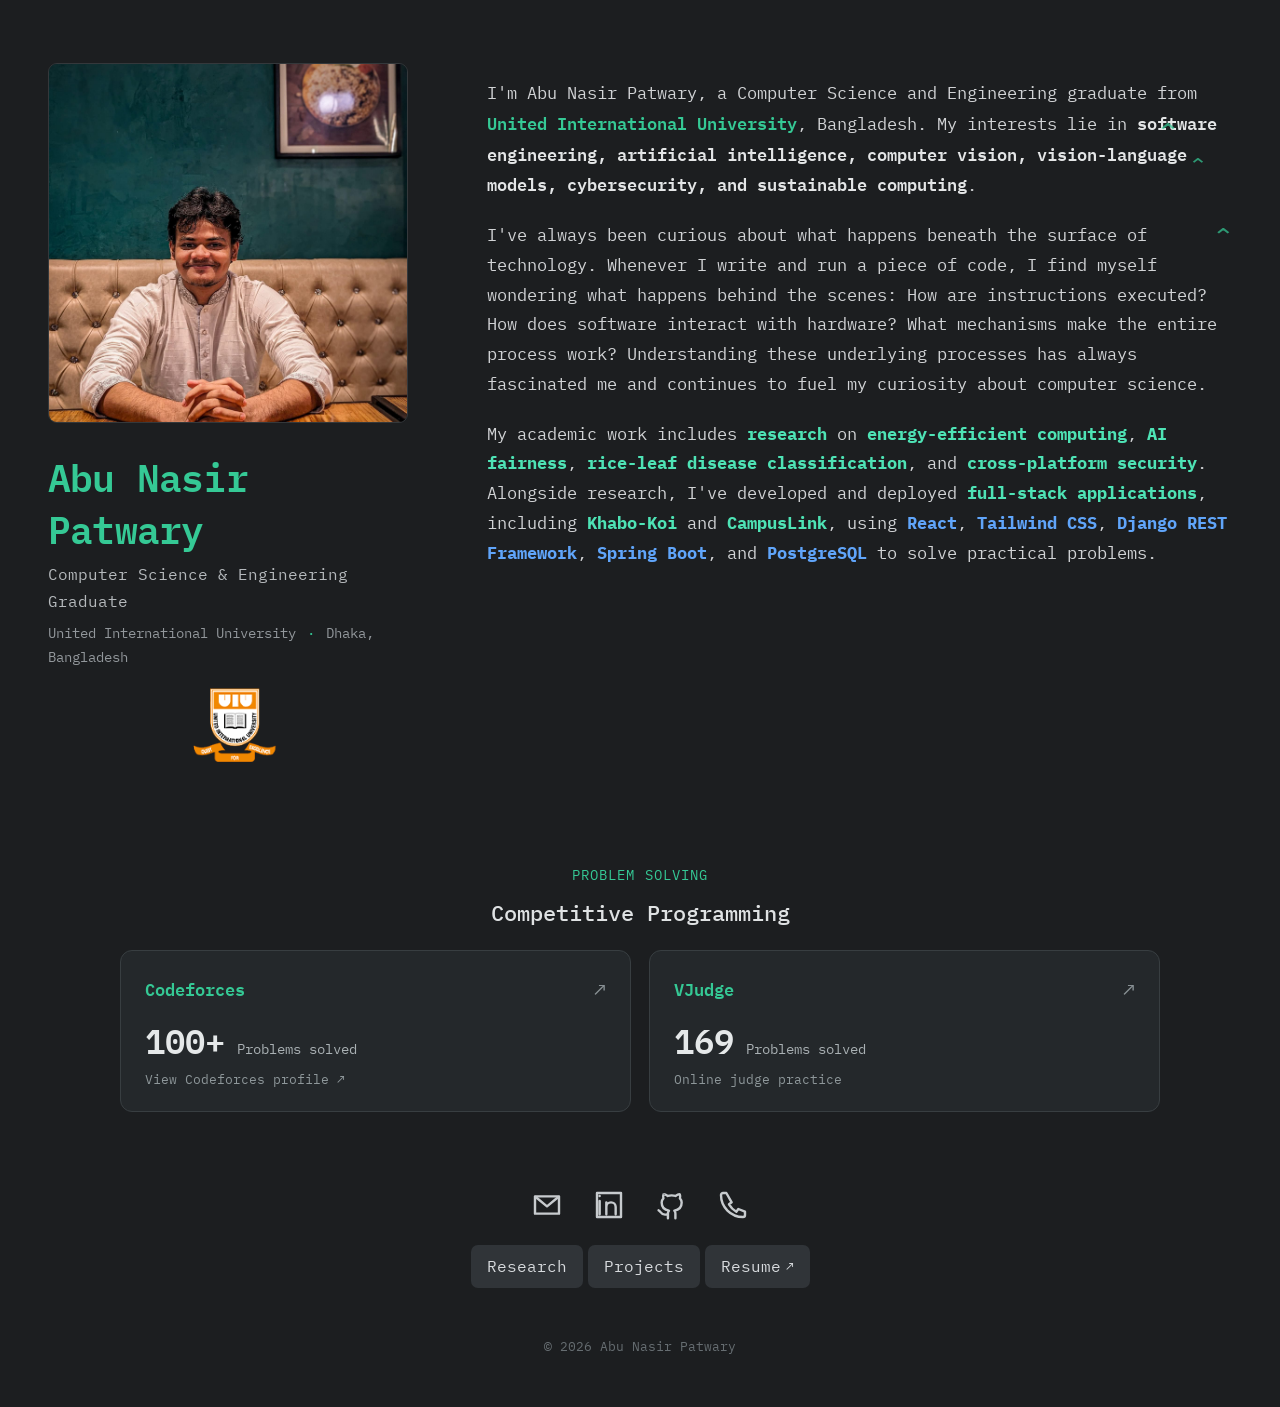
<file: index.html>
<!DOCTYPE html>
<html lang="en">

<head>
  <meta charset="UTF-8">
  <meta name="viewport" content="width=device-width, initial-scale=1.0">
  <meta name="description"
    content="Abu Nasir Patwary — Computer Science and Engineering graduate interested in AI, computer vision, cybersecurity, sustainable computing, and software engineering.">
  <meta name="theme-color" content="#1c1e20">
  <title>Abu Nasir Patwary</title>
  <link rel="preconnect" href="https://fonts.googleapis.com">
  <link rel="preconnect" href="https://fonts.gstatic.com" crossorigin>
  <link href="https://fonts.googleapis.com/css2?family=IBM+Plex+Mono:wght@400;500;600;700&display=swap"
    rel="stylesheet">
  <link rel="stylesheet" href="style.css">
</head>

<body class="home-page">
  <div class="decor decor-one">⌄</div>
  <div class="decor decor-two">⌄</div>
  <div class="decor decor-three">⌄</div>
  <main class="home-shell">

    <section class="hero-grid">

      <!-- Profile Identity -->
      <div class="identity">

        <img src="assets/profile.jpg" alt="Abu Nasir Patwary" class="profile-photo">

        <h1>Abu Nasir Patwary</h1>

        <p class="identity-subtitle">
          Computer Science &amp; Engineering Graduate
        </p>

        <p class="university-mark">
          United International University
          <span>·</span> Dhaka, Bangladesh
        </p>

        <!-- Clickable University Logo -->
        <a href="https://www.uiu.ac.bd/" class="university-logo-link" target="_blank" rel="noopener"
          aria-label="United International University website">

          <img src="assets/UIU_logo.png" alt="United International University" class="university-logo">
        </a>

      </div>

      <!-- Introduction -->
      <div class="introduction">

        <p class="intro-copy">
          I'm Abu Nasir Patwary, a Computer Science and Engineering graduate from
          <a href="https://www.uiu.ac.bd/" target="_blank" rel="noopener">United International University</a>,
          Bangladesh. My interests lie in <strong>software engineering, artificial intelligence, computer vision,
            vision-language models, cybersecurity, and sustainable computing</strong>.
        </p>

        <p class="intro-copy">
          I've always been curious about what happens beneath the surface of technology.
          Whenever I write and run a piece of code, I find myself wondering what happens
          behind the scenes: How are instructions executed? How does software interact
          with hardware? What mechanisms make the entire process work?
          Understanding these underlying processes has always fascinated me and continues
          to fuel my curiosity about computer science.
        </p>

        <p class="intro-copy">
          My academic work includes <strong class="highlight">research</strong> on
          <strong class="highlight">energy-efficient computing</strong>,
          <strong class="highlight">AI fairness</strong>,
          <strong class="highlight">rice-leaf disease classification</strong>, and
          <strong class="highlight">cross-platform security</strong>.
          Alongside research, I've developed and deployed
          <strong class="highlight">full-stack applications</strong>, including
          <strong class="highlight">Khabo-Koi</strong> and
          <strong class="highlight">CampusLink</strong>, using
          <strong class="tech-highlight">React</strong>,
          <strong class="tech-highlight">Tailwind CSS</strong>,
          <strong class="tech-highlight">Django REST Framework</strong>,
          <strong class="tech-highlight">Spring Boot</strong>, and
          <strong class="tech-highlight">PostgreSQL</strong> to solve practical problems.
        </p>

      </div>

    </section>


    <section class="coding-profiles" aria-labelledby="coding-title">
      <div class="coding-heading">
        <span class="section-kicker">Problem Solving</span>
        <h2 id="coding-title">Competitive Programming</h2>
      </div>

      <div class="coding-grid">

        <!-- Codeforces -->
        <a class="coding-card" href="https://codeforces.com/profile/Abu_Nasir_Patwary" target="_blank"
          rel="noopener noreferrer">

          <div class="coding-card-top">
            <span class="coding-platform">Codeforces</span>
            <span class="coding-arrow">↗</span>
          </div>

          <div class="coding-stat">
            <strong>100+</strong>
            <span>Problems solved</span>
          </div>

          <p>View Codeforces profile ↗</p>
        </a>

        <!-- VJudge -->
        <a class="coding-card" href="https://vjudge.net/user/APNasir7" target="_blank" rel="noopener noreferrer">

          <div class="coding-card-top">
            <span class="coding-platform">VJudge</span>
            <span class="coding-arrow">↗</span>
          </div>

          <div class="coding-stat">
            <strong>169</strong>
            <span>Problems solved</span>
          </div>

          <p>Online judge practice</p>
        </a>

      </div>
    </section>

    <section class="home-links" aria-label="Social links and site navigation">
      <div class="social-links">
        <a href="mailto:abunasirpatwary007@gmail.com" aria-label="Email Abu Nasir" title="Email">
          <svg viewBox="0 0 24 24" aria-hidden="true">
            <path d="M3 5.5h18v13H3z" />
            <path d="m3.5 6 8.5 7 8.5-7" />
          </svg>
        </a>
        <a href="https://www.linkedin.com/in/abu-nasir-patwary-4068782ba/" target="_blank" rel="noopener"
          aria-label="LinkedIn" title="LinkedIn">
          <svg viewBox="0 0 24 24" aria-hidden="true">
            <path d="M5 9v10M5 5.2v.1M10 19v-5.5a3.5 3.5 0 0 1 7 0V19M10 10v9M3 3h18v18H3z" />
          </svg>
        </a>
        <a href="https://github.com/AbuNasirPatwary" target="_blank" rel="noopener" aria-label="GitHub" title="GitHub">
          <svg viewBox="0 0 24 24" aria-hidden="true">
            <path
              d="M9 19c-4.5 1.4-4.5-2.5-6.3-3m12.6 6v-3.5a3 3 0 0 0-.8-2.3c2.7-.3 5.5-1.3 5.5-6A4.7 4.7 0 0 0 18.7 7a4.3 4.3 0 0 0-.1-3s-1-.3-3.2 1.2a11 11 0 0 0-5.8 0C7.4 3.7 6.4 4 6.4 4a4.3 4.3 0 0 0-.1 3 4.7 4.7 0 0 0-1.3 3.2c0 4.7 2.8 5.7 5.5 6a3 3 0 0 0-.8 2.3V22" />
          </svg>
        </a>
        <a href="tel:+8801705167229" aria-label="Phone" title="Phone">
          <svg viewBox="0 0 24 24" aria-hidden="true">
            <path
              d="M7 3H4.5A1.5 1.5 0 0 0 3 4.5C3 13.6 10.4 21 19.5 21a1.5 1.5 0 0 0 1.5-1.5V17l-5-2-1.5 2a15 15 0 0 1-5.5-5.5L11 10z" />
          </svg>
        </a>
      </div>

      <nav class="main-nav" aria-label="Main navigation">
        <a class="nav-button" href="research.html">Research</a>
        <a class="nav-button" href="projects.html">Projects</a>
        <a class="nav-button" href="assets/Abu_Nasir_Patwary_CV.pdf" target="_blank" rel="noopener">Resume <span
            class="external-mark">↗</span></a>
      </nav>
    </section>
    <footer class="site-footer">© <span id="year"></span> Abu Nasir Patwary</footer>
  </main>
  <script src="script.js"></script>
</body>

</html>
</file>
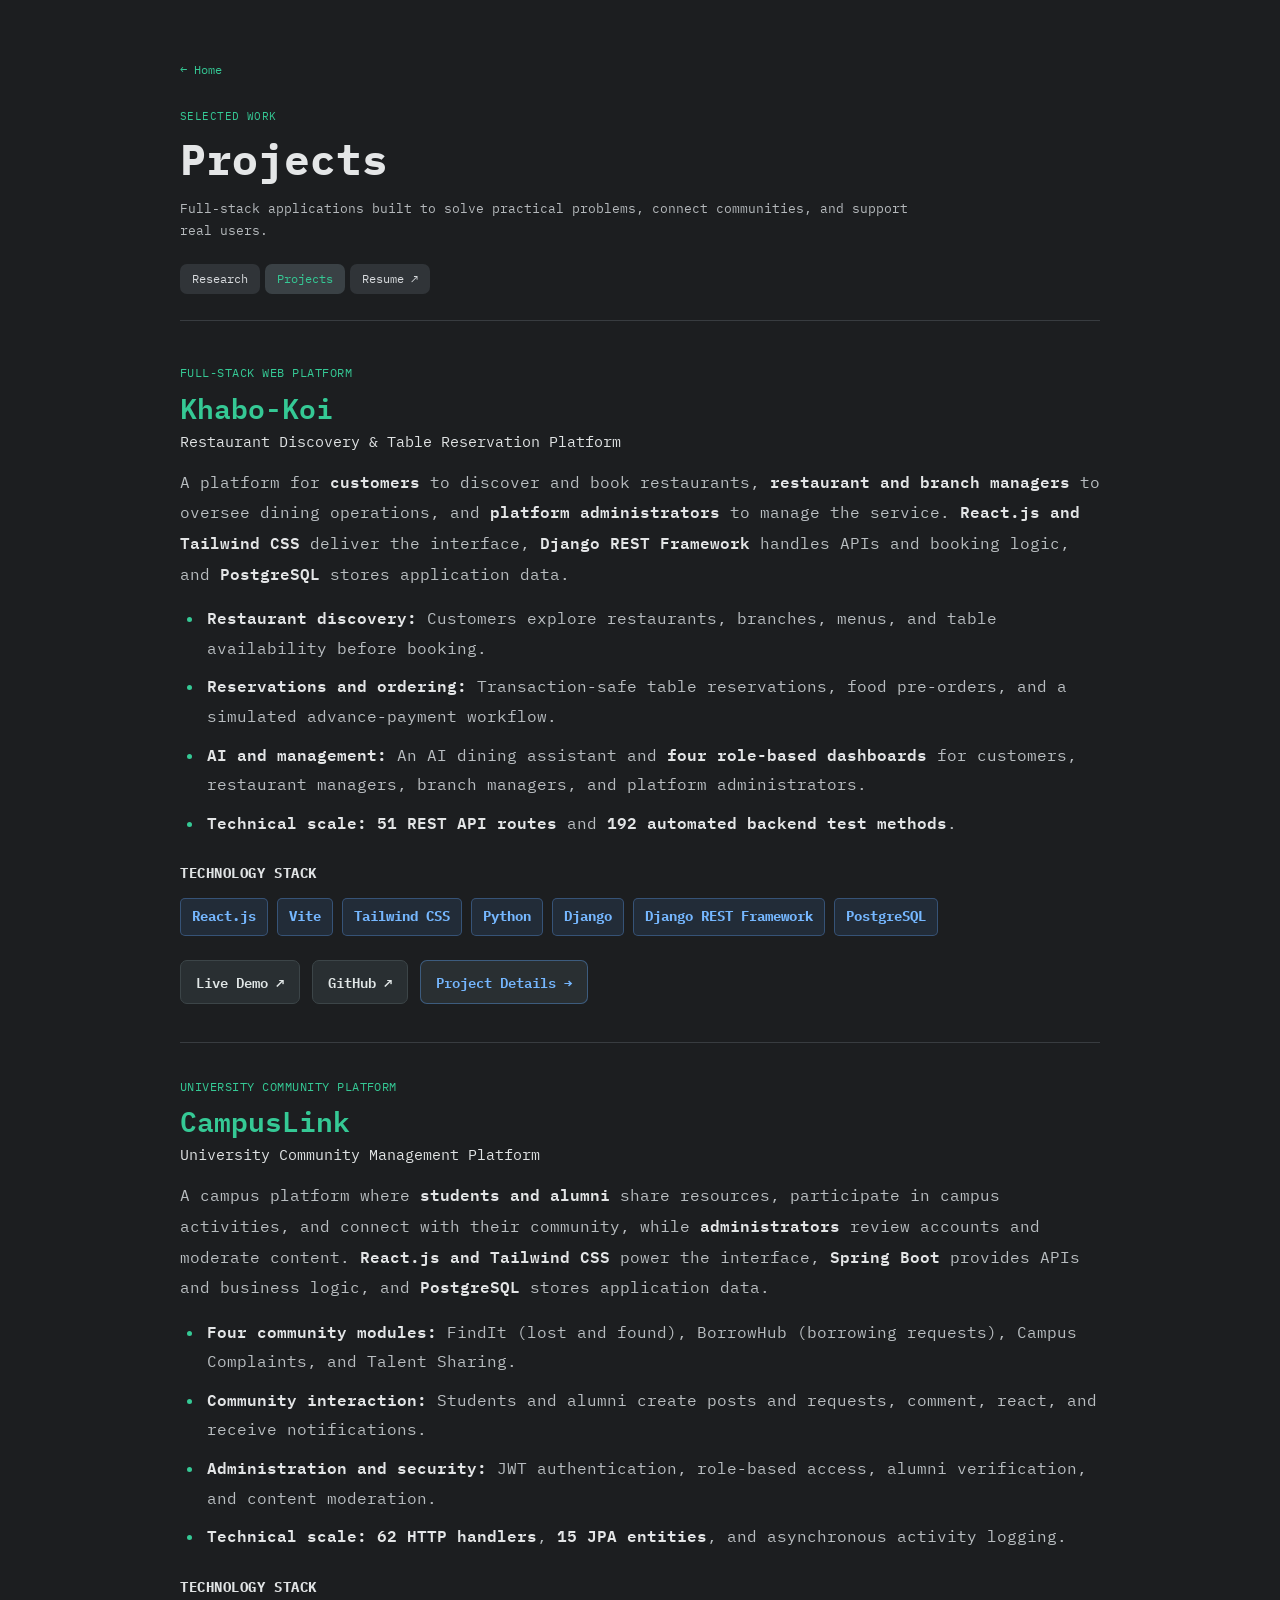
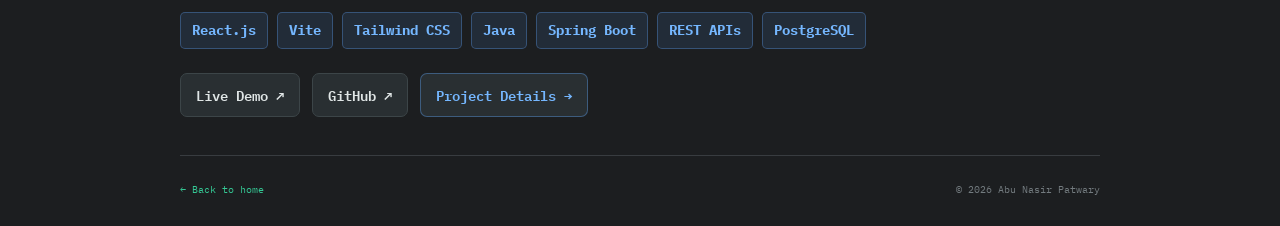
<file: projects.html>
<!DOCTYPE html>
<html lang="en">
<head>
  <meta charset="UTF-8">
  <meta name="viewport" content="width=device-width, initial-scale=1.0">
  <meta name="description" content="Full-stack software projects by Abu Nasir Patwary, including Khabo-Koi and CampusLink.">
  <meta name="theme-color" content="#1c1e20">
  <title>Projects | Abu Nasir Patwary</title>
  <link rel="preconnect" href="https://fonts.googleapis.com">
  <link rel="preconnect" href="https://fonts.gstatic.com" crossorigin>
  <link href="https://fonts.googleapis.com/css2?family=IBM+Plex+Mono:wght@400;500;600;700&display=swap" rel="stylesheet">
  <link rel="stylesheet" href="style.css">
</head>
<body>
  <main class="content-shell">
    <header class="page-header">
      <a class="back-home" href="index.html">← Home</a>
      <span class="page-kicker">Selected work</span>
      <h1>Projects</h1>
      <p class="page-lead">Full-stack applications built to solve practical problems, connect communities, and support real users.</p>
      <nav class="page-nav" aria-label="Main navigation">
        <a href="research.html">Research</a>
        <a href="projects.html" aria-current="page">Projects</a>
        <a href="assets/Abu_Nasir_Patwary_CV.pdf" target="_blank" rel="noopener">Resume ↗</a>
      </nav>
    </header>

    <section class="project-list" aria-label="Featured projects">
      <article class="project-item">
        <div class="project-heading">
          <div>
            <span class="page-kicker">Full-stack web platform</span>
            <h2>Khabo-Koi</h2>
            <p class="project-subtitle">Restaurant Discovery &amp; Table Reservation Platform</p>
          </div>
        </div>
        <p class="item-summary">
          A platform for <strong>customers</strong> to discover and book restaurants, <strong>restaurant and branch managers</strong> to oversee dining operations, and <strong>platform administrators</strong> to manage the service.
          <strong>React.js and Tailwind CSS</strong> deliver the interface, <strong>Django REST Framework</strong> handles APIs and booking logic, and <strong>PostgreSQL</strong> stores application data.
        </p>
        <ul class="feature-list">
          <li><strong>Restaurant discovery:</strong> Customers explore restaurants, branches, menus, and table availability before booking.</li>
          <li><strong>Reservations and ordering:</strong> Transaction-safe table reservations, food pre-orders, and a simulated advance-payment workflow.</li>
          <li><strong>AI and management:</strong> An AI dining assistant and <strong>four role-based dashboards</strong> for customers, restaurant managers, branch managers, and platform administrators.</li>
          <li><strong>Technical scale:</strong> <strong>51 REST API routes</strong> and <strong>192 automated backend test methods</strong>.</li>
        </ul>
        <div class="stack-block">
          <span class="stack-label">Technology stack</span>
          <div class="tag-row" aria-label="Khabo-Koi technologies">
            <span>React.js</span><span>Vite</span><span>Tailwind CSS</span><span>Python</span><span>Django</span><span>Django REST Framework</span><span>PostgreSQL</span>
          </div>
        </div>
        <div class="project-links" aria-label="Khabo-Koi links">
          <a href="https://khabo-koi.vercel.app/" target="_blank" rel="noopener noreferrer">Live Demo ↗</a>
          <a href="https://github.com/AbuNasirPatwary/Khabo-Koi" target="_blank" rel="noopener noreferrer">GitHub ↗</a>
          <a href="khabo-koi-details.html">Project Details →</a>
        </div>
      </article>

      <article class="project-item">
        <div class="project-heading">
          <div>
            <span class="page-kicker">University community platform</span>
            <h2>CampusLink</h2>
            <p class="project-subtitle">University Community Management Platform</p>
          </div>
        </div>
        <p class="item-summary">
          A campus platform where <strong>students and alumni</strong> share resources, participate in campus activities, and connect with their community, while <strong>administrators</strong> review accounts and moderate content.
          <strong>React.js and Tailwind CSS</strong> power the interface, <strong>Spring Boot</strong> provides APIs and business logic, and <strong>PostgreSQL</strong> stores application data.
        </p>
        <ul class="feature-list">
          <li><strong>Four community modules:</strong> FindIt (lost and found), BorrowHub (borrowing requests), Campus Complaints, and Talent Sharing.</li>
          <li><strong>Community interaction:</strong> Students and alumni create posts and requests, comment, react, and receive notifications.</li>
          <li><strong>Administration and security:</strong> JWT authentication, role-based access, alumni verification, and content moderation.</li>
          <li><strong>Technical scale:</strong> <strong>62 HTTP handlers</strong>, <strong>15 JPA entities</strong>, and asynchronous activity logging.</li>
        </ul>
        <div class="stack-block">
          <span class="stack-label">Technology stack</span>
          <div class="tag-row" aria-label="CampusLink technologies">
            <span>React.js</span><span>Vite</span><span>Tailwind CSS</span><span>Java</span><span>Spring Boot</span><span>REST APIs</span><span>PostgreSQL</span>
          </div>
        </div>
        <div class="project-links" aria-label="CampusLink links">
          <a href="https://campus-link-delta-two.vercel.app/" target="_blank" rel="noopener noreferrer">Live Demo ↗</a>
          <a href="https://github.com/AbuNasirPatwary/CampusLink" target="_blank" rel="noopener noreferrer">GitHub ↗</a>
          <a href="campuslink-details.html">Project Details →</a>
        </div>
      </article>
    </section>

    <footer class="content-footer">
      <a href="index.html">← Back to home</a>
      <span>© <span id="year"></span> Abu Nasir Patwary</span>
    </footer>
  </main>
  <script src="script.js"></script>
</body>
</html>
</file>
<file: style.css>
@import url('https://fonts.googleapis.com/css2?family=IBM+Plex+Mono:wght@400;500;600;700&display=swap');

:root {
  --bg: #1c1e20;
  --panel: #24272a;
  --panel-hover: #2d3135;
  --text: #d1d3d5;
  --muted: #92979b;
  --soft: #b5b9bc;
  --accent: #35c995;
  --line: #383c40;
  --font: "IBM Plex Mono", "SFMono-Regular", Consolas, "Liberation Mono", monospace;
}

* {
  box-sizing: border-box;
}

html {
  scroll-behavior: smooth;
}

body {
  margin: 0;
  background: var(--bg);
  color: var(--text);
  font-family: var(--font);
  font-size: 14px;
  line-height: 1.7;
}

a {
  color: inherit;
  text-decoration: none;
}

a:hover {
  color: var(--accent);
}

strong {
  color: #e3e5e6;
  font-weight: 600;
}

.home-page {
  min-height: 100vh;
  overflow-x: hidden;
  position: relative;
}

.decor {
  position: absolute;
  color: var(--accent);
  opacity: .72;
  font-size: 25px;
  line-height: 1;
  transform: rotate(180deg) scaleX(1.25);
  pointer-events: none;
}

.decor-one {
  top: 8.5%;
  right: 8%;
}

.decor-two {
  top: 11%;
  right: 5.8%;
  font-size: 19px;
}

.decor-three {
  top: 16%;
  right: 3.7%;
  font-size: 22px;
}

.home-shell {
  width: min(1120px, calc(100% - 56px));
  min-height: 100vh;
  margin: 0 auto;
  padding: 10vh 0 24px;
  display: flex;
  flex-direction: column;
  justify-content: center;
}

.hero-grid {
  display: grid;
  grid-template-columns: 260px minmax(0, 1fr);
  gap: 42px;
  align-items: start;
}

.profile-photo {
  display: block;
  width: 256px;
  height: 256px;
  object-fit: cover;
  object-position: 50% 58%;
  border-radius: 9px;
  border: 1px solid #34383b;
}

.identity h1 {
  margin: 22px 0 2px;
  color: var(--accent);
  font-size: clamp(23px, 2.1vw, 29px);
  line-height: 1.35;
  font-weight: 600;
  letter-spacing: -.8px;
}

.identity-subtitle {
  margin: 4px 0 0;
  color: var(--soft);
  font-size: 12px;
}

.university-mark {
  margin: 7px 0 0;
  color: var(--muted);
  font-size: 11px;
}

.university-mark span {
  color: var(--accent);
  padding: 0 3px;
}

.introduction {
  padding-top: 12px;
}

.intro-copy {
  margin: 0 0 12px;
  color: var(--text);
  font-size: 13px;
  line-height: 1.72;
}

.intro-copy a {
  color: var(--accent);
  font-weight: 600;
}

.wave {
  margin-right: 5px;
}

.side-note {
  width: min(470px, 90%);
  margin: 46px 0 0 auto;
  color: #858a8e;
  font-size: 10px;
  font-style: italic;
  line-height: 1.7;
  text-align: right;
}

.side-note p {
  margin: 0;
}

.home-links {
  margin-top: 76px;
  display: flex;
  flex-direction: column;
  align-items: center;
  gap: 17px;
}

.social-links {
  display: flex;
  align-items: center;
  justify-content: center;
  gap: 21px;
}

.social-links a {
  display: inline-flex;
  color: #c7cbce;
  transition: color .2s, transform .2s;
}

.social-links a:hover {
  color: var(--accent);
  transform: translateY(-2px);
}

.social-links svg {
  width: 23px;
  height: 23px;
  fill: none;
  stroke: currentColor;
  stroke-width: 1.8;
  stroke-linecap: round;
  stroke-linejoin: round;
}

.main-nav,
.page-nav {
  display: flex;
  justify-content: center;
  flex-wrap: wrap;
  gap: 5px;
}

.nav-button,
.page-nav a {
  display: inline-flex;
  align-items: center;
  gap: 5px;
  background: #303438;
  color: #d7dadd;
  padding: 5px 12px;
  border-radius: 7px;
  font-size: 12px;
  transition: background .2s, color .2s;
}

.nav-button:hover,
.page-nav a:hover,
.page-nav a[aria-current="page"] {
  background: #3a4145;
  color: var(--accent);
}

.external-mark {
  font-size: 13px;
}

.site-footer {
  margin-top: 38px;
  text-align: center;
  color: #666d71;
  font-size: 10px;
}

.content-shell {
  width: min(920px, calc(100% - 48px));
  margin: 0 auto;
  padding: 58px 0 28px;
}

.page-header {
  border-bottom: 1px solid var(--line);
  padding-bottom: 26px;
}

.back-home {
  color: var(--accent);
  font-size: 12px;
  display: inline-block;
  margin-bottom: 27px;
}

.page-kicker {
  display: block;
  color: var(--accent);
  font-size: 11px;
  letter-spacing: .04em;
  text-transform: uppercase;
}

.page-header h1 {
  color: #e4e6e7;
  font-size: clamp(29px, 5vw, 43px);
  line-height: 1.2;
  margin: 8px 0 12px;
}

.page-lead {
  max-width: 760px;
  margin: 0 0 22px;
  color: var(--soft);
  font-size: 13px;
}

.page-nav {
  justify-content: flex-start;
  margin-top: 20px;
}

.research-list,
.project-list {
  padding-top: 8px;
}

.research-item,
.project-item {
  padding: 25px 0 27px;
  border-bottom: 1px solid var(--line);
}

.item-meta {
  display: flex;
  align-items: center;
  flex-wrap: wrap;
  gap: 12px;
  color: var(--muted);
  font-size: 10px;
  margin-bottom: 10px;
}

.status {
  display: inline-block;
  padding: 3px 8px;
  border-radius: 4px;
  font-size: 10px;
}

.status.submitted {
  color: #80dcb9;
  background: rgba(53, 201, 149, .12);
}

.status.preparation {
  color: #d5c18a;
  background: rgba(213, 193, 138, .10);
}

.research-item h2,
.project-item h2 {
  color: #e0e3e4;
  font-size: 16px;
  line-height: 1.55;
  margin: 0 0 10px;
  font-weight: 600;
}

.item-summary {
  color: #b9bec1;
  font-size: 12px;
  line-height: 1.8;
  margin: 0 0 9px;
}

.item-note {
  color: #92999d;
  font-size: 11px;
  font-style: italic;
  margin: 7px 0 0;
}

.tag-row {
  display: flex;
  flex-wrap: wrap;
  gap: 6px;
  margin-top: 13px;
}

.tag-row span {
  color: #aeb6b8;
  background: #292d30;
  border: 1px solid #383e41;
  border-radius: 4px;
  padding: 3px 7px;
  font-size: 10px;
}

.project-heading {
  display: flex;
  align-items: flex-start;
  justify-content: space-between;
  gap: 18px;
}

.project-heading h2 {
  font-size: 23px;
  color: var(--accent);
  margin: 4px 0 0;
}

.project-subtitle {
  color: #e0e3e4;
  margin: 1px 0 10px;
  font-size: 12px;
}

.project-index {
  color: #555e62;
  font-size: 29px;
  font-weight: 600;
}

.feature-list {
  padding-left: 19px;
  margin: 9px 0 0;
  color: #b9bec1;
  font-size: 12px;
  line-height: 1.8;
}

.feature-list li {
  padding-left: 3px;
  margin: 5px 0;
}

.feature-list li::marker {
  color: var(--accent);
}

.stack-block {
  margin-top: 17px;
}

.stack-label {
  color: var(--muted);
  font-size: 10px;
  text-transform: uppercase;
  letter-spacing: .04em;
}

.content-footer {
  display: flex;
  align-items: center;
  justify-content: space-between;
  gap: 16px;
  padding-top: 25px;
  color: #737b7f;
  font-size: 10px;
}

.content-footer a {
  color: var(--accent);
}

@media (max-width: 720px) {
  .home-shell {
    width: min(520px, calc(100% - 38px));
    padding: 48px 0 22px;
  }

  .hero-grid {
    grid-template-columns: 1fr;
    gap: 27px;
  }

  .identity {
    display: grid;
    grid-template-columns: 112px 1fr;
    column-gap: 18px;
    align-items: end;
  }

  .profile-photo {
    width: 112px;
    height: 132px;
    grid-row: span 3;
  }

  .identity h1 {
    margin: 0 0 3px;
    font-size: 21px;
  }

  .identity-subtitle {
    font-size: 11px;
  }

  .university-mark {
    font-size: 10px;
  }

  .introduction {
    padding-top: 0;
  }

  .intro-copy {
    font-size: 12px;
  }

  .side-note {
    margin-top: 25px;
    width: 100%;
  }

  .home-links {
    margin-top: 42px;
  }

  .decor-one {
    top: 3%;
    right: 13%;
  }

  .decor-two {
    top: 5%;
    right: 7%;
  }

  .decor-three {
    top: 8%;
    right: 3%;
  }

  .content-shell {
    width: calc(100% - 38px);
    padding-top: 30px;
  }
}

@media (max-width: 420px) {
  .identity {
    grid-template-columns: 92px 1fr;
    column-gap: 13px;
  }

  .profile-photo {
    width: 92px;
    height: 112px;
  }

  .identity h1 {
    font-size: 17px;
  }

  .university-mark {
    line-height: 1.5;
  }

  .social-links {
    gap: 17px;
  }

  .content-footer {
    align-items: flex-start;
    flex-direction: column;
  }
}


/* Competitive Programming Profiles */

.coding-profiles {
  width: min(650px, 100%);
  margin: 54px auto 0;
}

.coding-heading {
  text-align: center;
  margin-bottom: 13px;
}

.section-kicker {
  display: block;
  color: var(--accent);
  font-size: 10px;
  letter-spacing: .08em;
  text-transform: uppercase;
}

.coding-heading h2 {
  color: #dfe2e3;
  font-size: 15px;
  font-weight: 500;
  margin: 3px 0 0;
}

.coding-grid {
  display: grid;
  grid-template-columns: repeat(2, minmax(0, 1fr));
  gap: 12px;
}

.coding-card {
  display: block;
  padding: 14px 16px 13px;
  background: #24282b;
  border: 1px solid #383e41;
  border-radius: 8px;
  transition: border-color .2s, background .2s, transform .2s;
}

.coding-card:hover {
  color: var(--text);
  border-color: rgba(53, 201, 149, .65);
  background: #292f31;
  transform: translateY(-2px);
}

.coding-card-top {
  display: flex;
  justify-content: space-between;
  align-items: center;
}

.coding-platform {
  color: var(--accent);
  font-size: 12px;
  font-weight: 600;
}

.coding-arrow {
  color: #899195;
  font-size: 15px;
}

.coding-stat {
  display: flex;
  align-items: baseline;
  gap: 9px;
  margin-top: 9px;
}

.coding-stat strong {
  color: #e5e8e9;
  font-size: 23px;
  line-height: 1.2;
  font-weight: 600;
}

.coding-stat span {
  color: #aab1b4;
  font-size: 10px;
}

.coding-card p {
  color: #8e979a;
  font-size: 10px;
  margin: 5px 0 0;
}

@media (max-width: 520px) {
  .coding-profiles {
    margin-top: 36px;
  }

  .coding-grid {
    grid-template-columns: 1fr;
  }
}


/* Larger Desktop Layout — 200% Zoom Appearance */

@media (min-width: 1100px) {

  .home-shell {
    width: min(1640px, calc(100% - 96px));
    min-height: 100vh;
    padding: clamp(56px, 7vh, 88px) 0 48px;
    justify-content: flex-start;
  }

  .hero-grid {
    grid-template-columns: minmax(360px, 0.78fr) minmax(0, 1.55fr);
    gap: clamp(52px, 5vw, 86px);
  }

  .profile-photo {
    width: clamp(360px, 27vw, 460px);
    height: clamp(360px, 27vw, 460px);
  }

  .identity h1 {
    margin: 28px 0 6px;
    font-size: clamp(36px, 3vw, 52px);
  }

  .identity-subtitle {
    font-size: clamp(16px, 1.15vw, 19px);
  }

  .university-mark {
    font-size: clamp(14px, 1vw, 16px);
  }

  .introduction {
    padding-top: 16px;
  }

  .intro-copy {
    font-size: clamp(17px, 1.25vw, 21px);
    line-height: 1.75;
    margin-bottom: 20px;
  }

  .side-note {
    width: min(600px, 90%);
    margin-top: 64px;
    font-size: clamp(13px, 0.95vw, 16px);
  }

  /* Competitive Programming */

  .coding-profiles {
    width: min(1040px, 100%);
    margin: 80px auto 0;
  }

  .coding-heading {
    margin-bottom: 18px;
  }

  .section-kicker {
    font-size: 14px;
  }

  .coding-heading h2 {
    font-size: 22px;
    margin-top: 6px;
  }

  .coding-grid {
    gap: 18px;
  }

  .coding-card {
    padding: 22px 24px 20px;
    border-radius: 12px;
  }

  .coding-platform {
    font-size: 17px;
  }

  .coding-arrow {
    font-size: 20px;
  }

  .coding-stat {
    gap: 12px;
    margin-top: 14px;
  }

  .coding-stat strong {
    font-size: 34px;
  }

  .coding-stat span {
    font-size: 14px;
  }

  .coding-card p {
    font-size: 13px;
    margin-top: 8px;
  }

  /* Social Links and Navigation */

  .home-links {
    margin-top: clamp(72px, 6vw, 110px);
    gap: 24px;
  }

  .social-links {
    gap: 30px;
  }

  .social-links svg {
    width: 32px;
    height: 32px;
  }

  .nav-button {
    padding: 8px 16px;
    font-size: 16px;
  }

  .site-footer {
    margin-top: 48px;
    font-size: 13px;
  }
}

/* University Logo */

.university-logo-link {
  display: flex;
  width: fit-content;
  justify-content: center;
  align-items: center;
  margin: 18px auto 22px;
  transition: transform 0.25s ease;
}

.university-logo {
  width: 85px;
  height: auto;
  object-fit: contain;
  display: block;
}

.university-logo-link:hover {
  transform: translateY(-3px);
}

.highlight {
  font-weight: 700;
  color: #4ee3b5;
  /* you can change this if you want */
}

.tech-highlight {
  font-weight: 700;
  color: #60a5fa;
}
/* Projects page: recruiter-friendly typography and links.
   Scoped to project-list so research and home page styling remain unchanged. */
.project-list .project-item {
  padding: 34px 0 38px;
}

.project-list .project-heading h2 {
  font-size: 28px;
  line-height: 1.4;
}

.project-list .page-kicker {
  font-size: 12px;
}

.project-list .project-subtitle {
  font-size: 15px;
  line-height: 1.6;
  margin: 3px 0 13px;
}

.project-list .item-summary,
.project-list .feature-list {
  font-size: 16px;
  line-height: 1.85;
}

.project-list .item-summary {
  margin-bottom: 14px;
}

.project-list .feature-list {
  padding-left: 24px;
  margin-top: 0;
}

.project-list .feature-list li {
  padding-left: 3px;
  margin: 8px 0;
}

.project-list .stack-block {
  margin-top: 24px;
}

.project-list .stack-label {
  color: #e0e3e4;
  font-size: 14px;
  font-weight: 700;
}

.project-list .tag-row {
  gap: 9px;
  margin-top: 12px;
}

.project-list .tag-row span {
  color: #75b7ff;
  background: rgba(96, 165, 250, .11);
  border: 1px solid rgba(96, 165, 250, .32);
  border-radius: 5px;
  padding: 6px 11px;
  font-size: 14px;
  font-weight: 700;
}

.project-list .project-links {
  display: flex;
  flex-wrap: wrap;
  gap: 12px;
  margin-top: 24px;
}

.project-list .project-links a {
  display: inline-flex;
  align-items: center;
  color: #e0e6e6;
  background: #292f32;
  border: 1px solid #3c4548;
  border-radius: 7px;
  padding: 9px 15px;
  font-size: 14px;
  font-weight: 600;
  transition: color .2s, border-color .2s, background .2s;
}

.project-list .project-links a:hover,
.project-list .project-links a:focus-visible {
  color: var(--accent);
  background: #2a3434;
  border-color: var(--accent);
}

.project-list .project-links a:last-child {
  color: #75b7ff;
  border-color: rgba(96, 165, 250, .38);
}

.project-list .project-links a:last-child:hover,
.project-list .project-links a:last-child:focus-visible {
  background: rgba(96, 165, 250, .13);
  border-color: #75b7ff;
}

@media (max-width: 520px) {
  .project-list .project-heading h2 {
    font-size: 25px;
  }

  .project-list .item-summary,
  .project-list .feature-list {
    font-size: 15px;
    line-height: 1.8;
  }

  .project-list .tag-row span {
    font-size: 13px;
  }

  .project-list .project-links a {
    font-size: 13px;
  }
}

/* Research page refinements only — preserves Projects and homepage styling */
.research-page .page-lead {
  font-size: 16px;
  line-height: 1.8;
}

.research-page .research-list {
  padding-top: 13px;
}

.research-page .research-item {
  padding: 34px 0 38px;
}

.research-page .research-item .item-meta {
  font-size: 13px;
  gap: 13px;
  margin-bottom: 13px;
}

.research-page .research-item .status {
  font-size: 12px;
  padding: 4px 10px;
  border-radius: 5px;
  font-weight: 600;
}

.research-page .research-item h2 {
  font-size: clamp(20px, 2.2vw, 24px);
  line-height: 1.48;
  margin-bottom: 15px;
  font-weight: 600;
}

.research-page .research-item .item-summary {
  font-size: 16px;
  line-height: 1.85;
  margin: 0 0 12px;
}

.research-page .research-item .item-note {
  color: #aeb8b9;
  font-size: 15px;
  font-style: normal;
  line-height: 1.8;
  margin: 0;
}

.research-page .research-item .research-metric {
  color: #eef2f3;
  font-weight: 700;
}

.research-page .research-item .tag-row {
  gap: 10px;
  margin-top: 19px;
}

.research-page .research-item .tag-row span {
  color: #65e8bb;
  background: rgba(53, 201, 149, 0.11);
  border: 1px solid rgba(53, 201, 149, 0.34);
  border-radius: 6px;
  padding: 6px 12px;
  font-size: 14px;
  line-height: 1.55;
  font-weight: 700;
}

@media (max-width: 520px) {
  .research-page .page-lead {
    font-size: 15px;
  }

  .research-page .research-item {
    padding: 27px 0 31px;
  }

  .research-page .research-item h2 {
    font-size: 19px;
  }

  .research-page .research-item .item-summary {
    font-size: 15px;
  }

  .research-page .research-item .item-note {
    font-size: 14px;
  }

  .research-page .research-item .tag-row span {
    font-size: 13px;
    padding: 6px 10px;
  }
}
</file>
